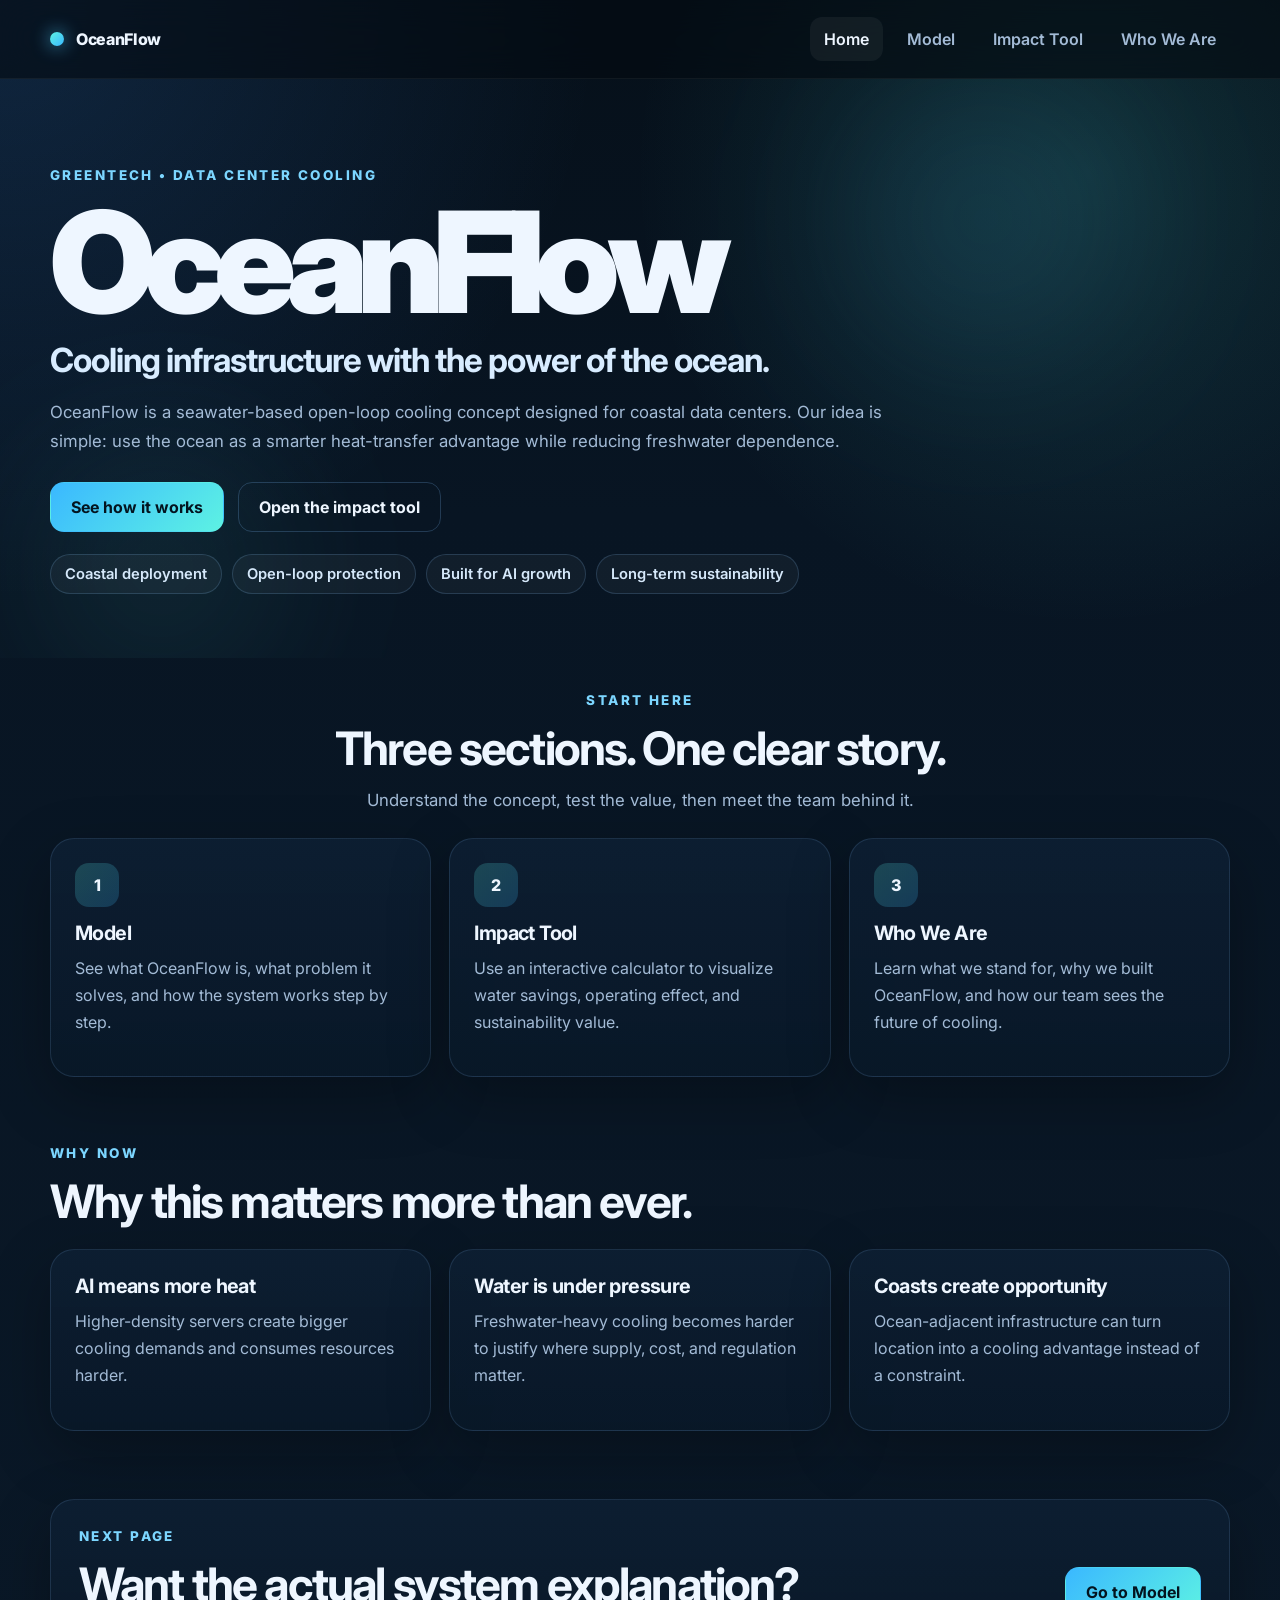
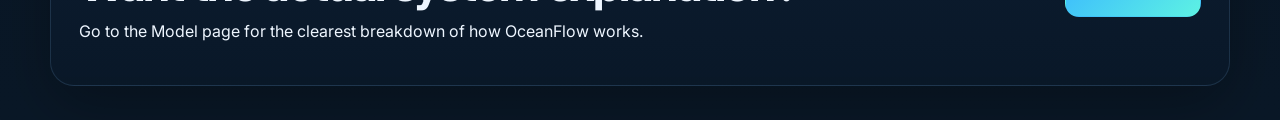
<file: index.html>
<!DOCTYPE html>
<html lang="en">
<head>
  <meta charset="UTF-8" />
  <meta name="viewport" content="width=device-width, initial-scale=1.0" />
  <title>OceanFlow | Cooling infrastructure with the power of the ocean</title>
  <meta name="description" content="OceanFlow is a seawater-based cooling concept for next-generation data centers." />
  <link rel="preconnect" href="https://fonts.googleapis.com">
  <link rel="preconnect" href="https://fonts.gstatic.com" crossorigin>
  <link href="https://fonts.googleapis.com/css2?family=Inter:wght@400;500;600;700;800;900&display=swap" rel="stylesheet">
  <link rel="stylesheet" href="styles.css" />
</head>
<body>
  <header class="site-header">
    <div class="container nav-wrap">
      <a href="index.html" class="brand">
        <span class="brand-mark"></span>
        <span>OceanFlow</span>
      </a>
      <button class="nav-toggle" id="navToggle" aria-label="Open menu">
        <span></span><span></span><span></span>
      </button>
      <nav class="nav-links" id="navLinks">
        <a href="index.html" class="active">Home</a>
        <a href="model.html">Model</a>
        <a href="impact.html">Impact Tool</a>
        <a href="about.html">Who We Are</a>
      </nav>
    </div>
  </header>

  <main>
    <section class="hero home-hero">
      <div class="container hero-grid single-focus">
        <div class="hero-copy reveal">
          <p class="eyebrow">GREENTECH • DATA CENTER COOLING</p>
          <h1 class="brand-headline">OceanFlow</h1>
          <p class="hero-subtitle">Cooling infrastructure with the power of the ocean.</p>
          <p class="hero-text">
            OceanFlow is a seawater-based open-loop cooling concept designed for coastal data centers.
            Our idea is simple: use the ocean as a smarter heat-transfer advantage while reducing freshwater dependence.
          </p>
          <div class="hero-actions">
            <a href="model.html" class="btn">See how it works</a>
            <a href="impact.html" class="btn btn-secondary">Open the impact tool</a>
          </div>
          <div class="hero-badges">
            <span>Coastal deployment</span>
            <span>Open-loop protection</span>
            <span>Built for AI growth</span>
            <span>Long-term sustainability</span>
          </div>
        </div>
      </div>
      <div class="hero-glow hero-glow-a"></div>
      <div class="hero-glow hero-glow-b"></div>
    </section>

    <section class="container section page-guide reveal">
      <div class="section-heading compact center">
        <p class="eyebrow">START HERE</p>
        <h2>Three sections. One clear story.</h2>
        <p class="section-lead">Understand the concept, test the value, then meet the team behind it.</p>
      </div>
      <div class="guide-grid">
        <a class="guide-card glass" href="model.html">
          <span class="guide-step">1</span>
          <h3>Model</h3>
          <p>See what OceanFlow is, what problem it solves, and how the system works step by step.</p>
        </a>
        <a class="guide-card glass" href="impact.html">
          <span class="guide-step">2</span>
          <h3>Impact Tool</h3>
          <p>Use an interactive calculator to visualize water savings, operating effect, and sustainability value.</p>
        </a>
        <a class="guide-card glass" href="about.html">
          <span class="guide-step">3</span>
          <h3>Who We Are</h3>
          <p>Learn what we stand for, why we built OceanFlow, and how our team sees the future of cooling.</p>
        </a>
      </div>
    </section>

    <section class="container section reveal">
      <div class="section-heading compact">
        <p class="eyebrow">WHY NOW</p>
        <h2>Why this matters more than ever.</h2>
      </div>
      <div class="grid-3 concise-grid">
        <article class="info-card glass">
          <h3>AI means more heat</h3>
          <p>Higher-density servers create bigger cooling demands and consumes resources harder.</p>
        </article>
        <article class="info-card glass">
          <h3>Water is under pressure</h3>
          <p>Freshwater-heavy cooling becomes harder to justify where supply, cost, and regulation matter.</p>
        </article>
        <article class="info-card glass">
          <h3>Coasts create opportunity</h3>
          <p>Ocean-adjacent infrastructure can turn location into a cooling advantage instead of a constraint.</p>
        </article>
      </div>
    </section>

    <section class="container section reveal">
      <div class="cta-band glass">
        <div>
          <p class="eyebrow">NEXT PAGE</p>
          <h2>Want the actual system explanation?</h2>
          <p>Go to the Model page for the clearest breakdown of how OceanFlow works.</p>
        </div>
        <a href="model.html" class="btn">Go to Model</a>
      </div>
    </section>
  </main>

  <script src="script.js"></script>
</body>
</html>
</file>
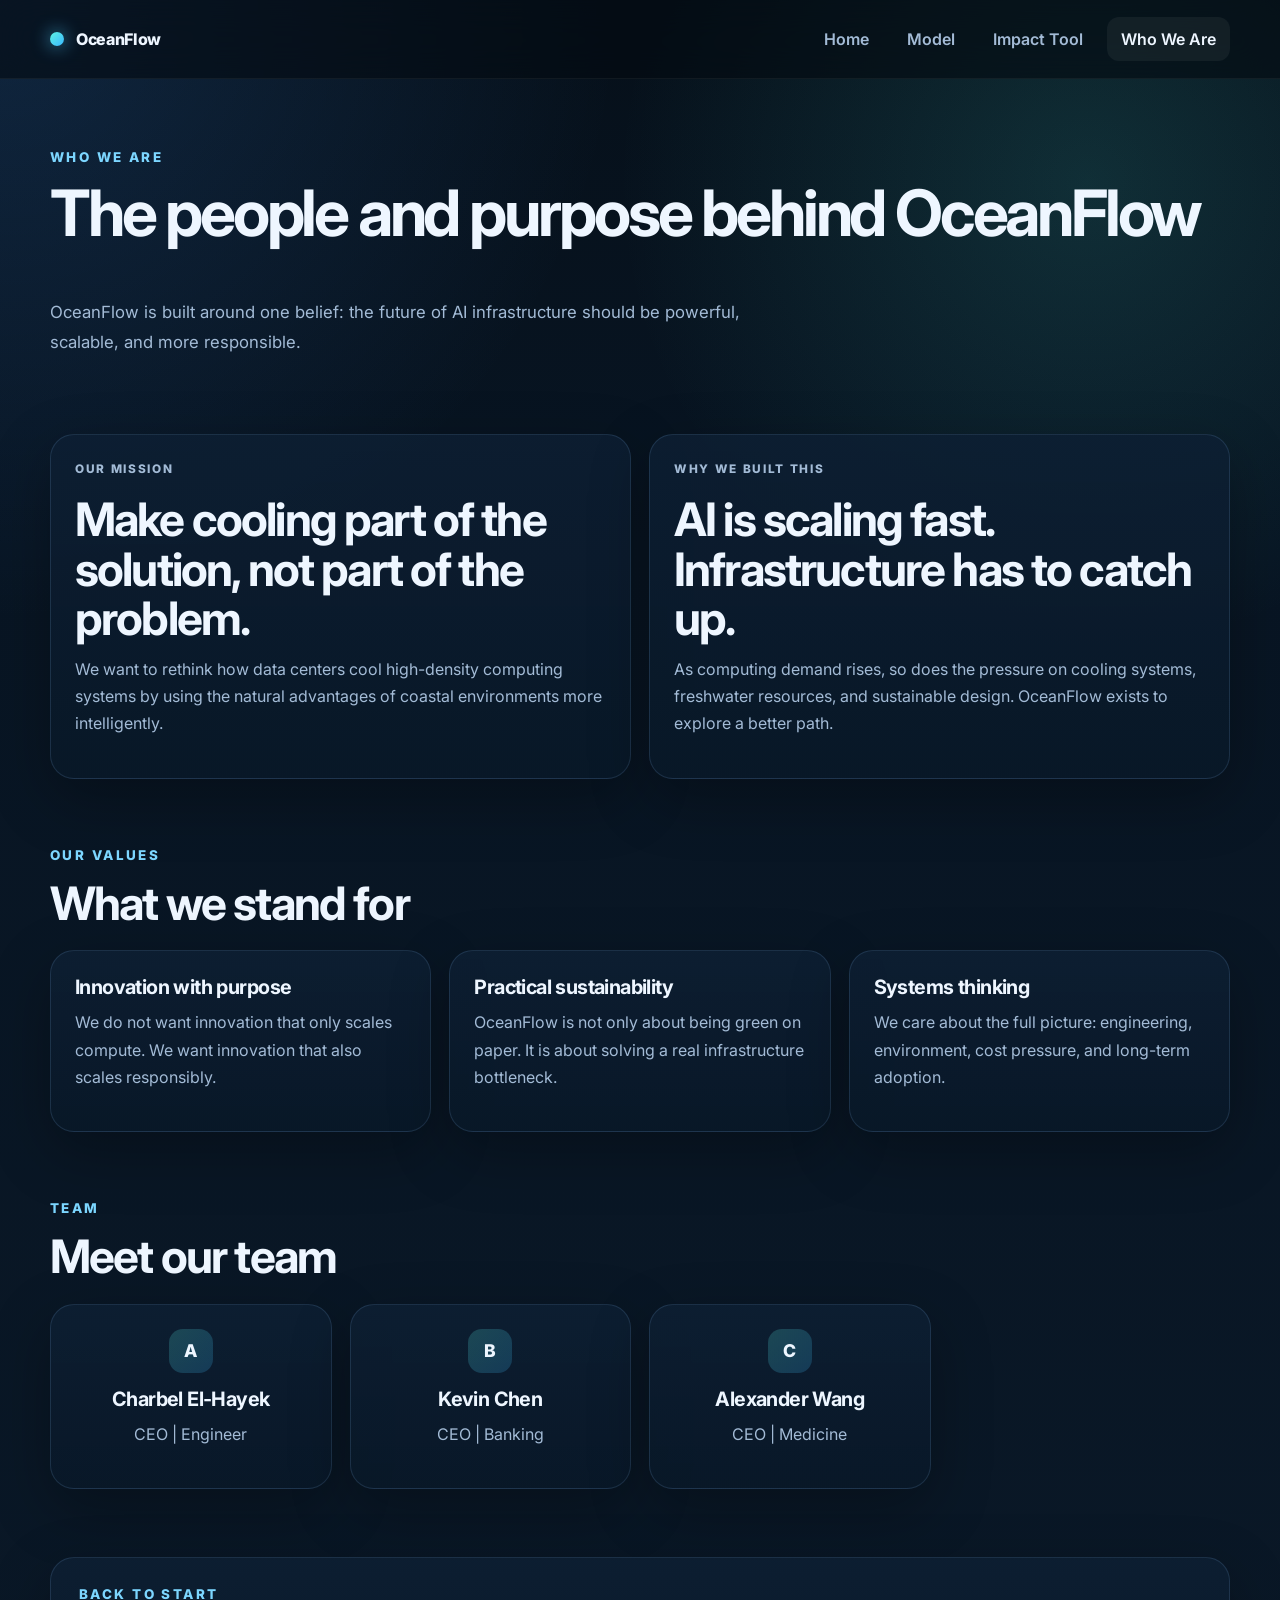
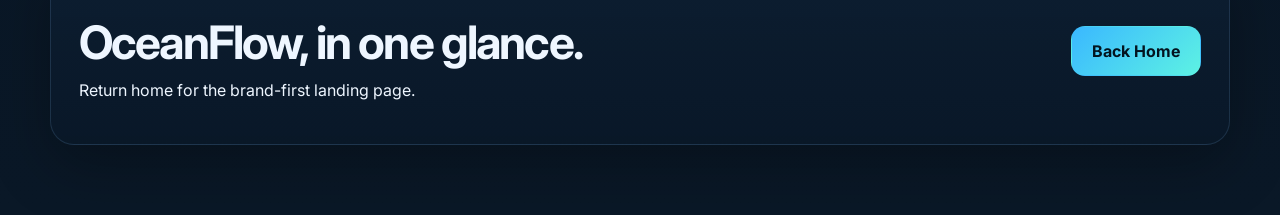
<file: about.html>
<!DOCTYPE html>
<html lang="en">
<head>
  <meta charset="UTF-8" />
  <meta name="viewport" content="width=device-width, initial-scale=1.0" />
  <title>OceanFlow | Who We Are</title>
  <link rel="preconnect" href="https://fonts.googleapis.com">
  <link rel="preconnect" href="https://fonts.gstatic.com" crossorigin>
  <link href="https://fonts.googleapis.com/css2?family=Inter:wght@400;500;600;700;800;900&display=swap" rel="stylesheet">
  <link rel="stylesheet" href="styles.css" />
</head>
<body>
  <header class="site-header">
    <div class="container nav-wrap">
      <a href="index.html" class="brand"><span class="brand-mark"></span><span>OceanFlow</span></a>
      <button class="nav-toggle" id="navToggle" aria-label="Open menu"><span></span><span></span><span></span></button>
      <nav class="nav-links" id="navLinks">
        <a href="index.html">Home</a>
        <a href="model.html">Model</a>
        <a href="impact.html">Impact Tool</a>
        <a href="about.html" class="active">Who We Are</a>
      </nav>
    </div>
  </header>

  <main class="page-main">
    <section class="page-hero shallow">
      <div class="container">
        <p class="eyebrow">WHO WE ARE</p>
        <h1>The people and purpose behind OceanFlow</h1>
        <p class="section-lead max-720">OceanFlow is built around one belief: the future of AI infrastructure should be powerful, scalable, and more responsible.</p>
      </div>
    </section>

    <section class="container section reveal">
      <div class="grid-2 about-grid">
        <article class="glass info-card">
          <p class="eyebrow small">OUR MISSION</p>
          <h2>Make cooling part of the solution, not part of the problem.</h2>
          <p>We want to rethink how data centers cool high-density computing systems by using the natural advantages of coastal environments more intelligently.</p>
        </article>
        <article class="glass info-card">
          <p class="eyebrow small">WHY WE BUILT THIS</p>
          <h2>AI is scaling fast. Infrastructure has to catch up.</h2>
          <p>As computing demand rises, so does the pressure on cooling systems, freshwater resources, and sustainable design. OceanFlow exists to explore a better path.</p>
        </article>
      </div>
    </section>

    <section class="container section reveal">
      <div class="section-heading compact">
        <p class="eyebrow">OUR VALUES</p>
        <h2>What we stand for</h2>
      </div>
      <div class="grid-3 concise-grid">
        <article class="info-card glass">
          <h3>Innovation with purpose</h3>
          <p>We do not want innovation that only scales compute. We want innovation that also scales responsibly.</p>
        </article>
        <article class="info-card glass">
          <h3>Practical sustainability</h3>
          <p>OceanFlow is not only about being green on paper. It is about solving a real infrastructure bottleneck.</p>
        </article>
        <article class="info-card glass">
          <h3>Systems thinking</h3>
          <p>We care about the full picture: engineering, environment, cost pressure, and long-term adoption.</p>
        </article>
      </div>
    </section>

    <section class="container section reveal">
      <div class="section-heading compact">
        <p class="eyebrow">TEAM</p>
        <h2>Meet our team</h2>
      </div>
      <div class="team-grid">
        <article class="team-card glass"><div class="avatar">A</div><h3>Charbel El-Hayek</h3><p>CEO | Engineer</p></article>
        <article class="team-card glass"><div class="avatar">B</div><h3>Kevin Chen</h3><p>CEO | Banking</p></article>
        <article class="team-card glass"><div class="avatar">C</div><h3>Alexander Wang</h3><p>CEO | Medicine</p></article>
      </div>
    </section>

    <section class="container section reveal">
      <div class="cta-band glass">
        <div>
          <p class="eyebrow">BACK TO START</p>
          <h2>OceanFlow, in one glance.</h2>
          <p>Return home for the brand-first landing page.</p>
        </div>
        <a href="index.html" class="btn">Back Home</a>
      </div>
    </section>
  </main>

  <script src="script.js"></script>
</body>
</html>
</file>
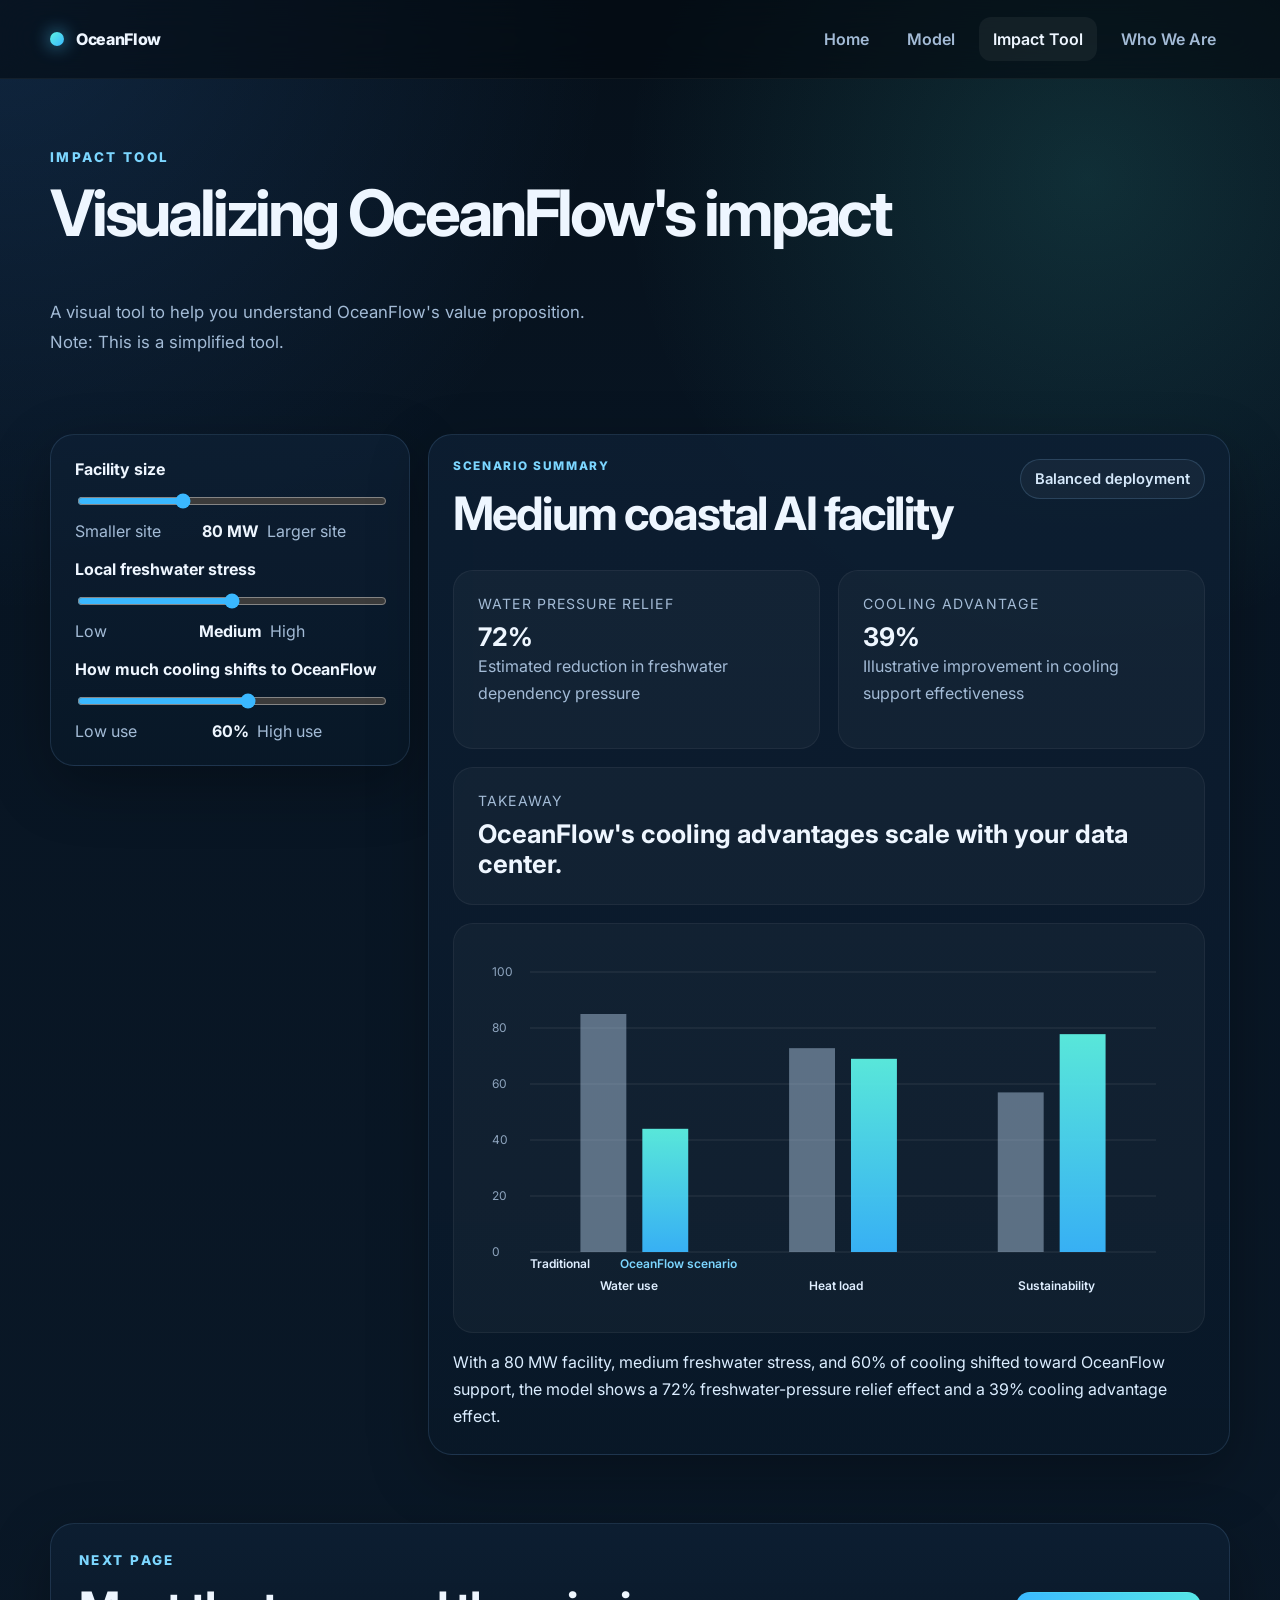
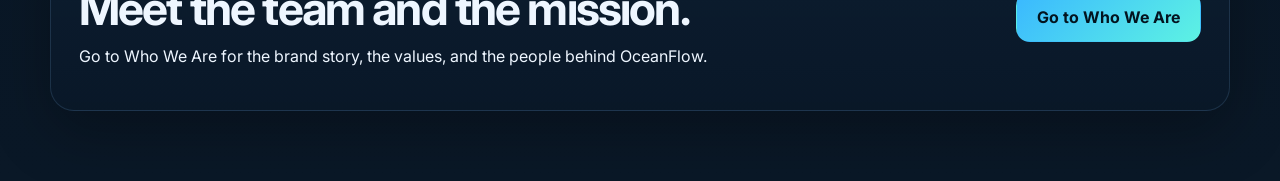
<file: impact.html>
<!DOCTYPE html>
<html lang="en">
<head>
  <meta charset="UTF-8" />
  <meta name="viewport" content="width=device-width, initial-scale=1.0" />
  <title>OceanFlow | Impact Tool</title>
  <link rel="preconnect" href="https://fonts.googleapis.com">
  <link rel="preconnect" href="https://fonts.gstatic.com" crossorigin>
  <link href="https://fonts.googleapis.com/css2?family=Inter:wght@400;500;600;700;800;900&display=swap" rel="stylesheet">
  <link rel="stylesheet" href="styles.css" />
</head>
<body>
  <header class="site-header">
    <div class="container nav-wrap">
      <a href="index.html" class="brand"><span class="brand-mark"></span><span>OceanFlow</span></a>
      <button class="nav-toggle" id="navToggle" aria-label="Open menu"><span></span><span></span><span></span></button>
      <nav class="nav-links" id="navLinks">
        <a href="index.html">Home</a>
        <a href="model.html">Model</a>
        <a href="impact.html" class="active">Impact Tool</a>
        <a href="about.html">Who We Are</a>
      </nav>
    </div>
  </header>

  <main class="page-main">
    <section class="page-hero shallow">
      <div class="container">
        <p class="eyebrow">IMPACT TOOL</p>
        <h1>Visualizing OceanFlow's impact</h1>
        <p class="section-lead max-720">A visual tool to help you understand OceanFlow's value proposition. <br>Note: This is a simplified tool.</p>
      </div>
    </section>

    <section class="container section reveal">
      <div class="impact-layout">
        <div class="impact-controls glass">
          <div class="control-block">
            <label for="facilitySize">Facility size</label>
            <input type="range" id="facilitySize" min="20" max="200" value="80" step="10">
            <div class="control-meta"><span>Smaller site</span><strong id="facilitySizeValue">80 MW</strong><span>Larger site</span></div>
          </div>
          <div class="control-block">
            <label for="waterStress">Local freshwater stress</label>
            <input type="range" id="waterStress" min="1" max="5" value="3" step="1">
            <div class="control-meta"><span>Low</span><strong id="waterStressValue">Medium</strong><span>High</span></div>
          </div>
          <div class="control-block">
            <label for="coolingShift">How much cooling shifts to OceanFlow</label>
            <input type="range" id="coolingShift" min="10" max="100" value="60" step="5">
            <div class="control-meta"><span>Low use</span><strong id="coolingShiftValue">60%</strong><span>High use</span></div>
          </div>
        </div>

        <div class="impact-results glass">
          <div class="results-top">
            <div>
              <p class="eyebrow small">SCENARIO SUMMARY</p>
              <h2 id="scenarioTitle">Medium coastal AI facility</h2>
            </div>
            <div class="mini-badge" id="scenarioBadge">Balanced deployment</div>
          </div>

          <div class="metrics-grid">
            <div class="metric-card">
              <span class="metric-label">Water pressure relief</span>
              <strong id="waterRelief">52%</strong>
              <p>Estimated reduction in freshwater dependency pressure</p>
            </div>
            <div class="metric-card">
              <span class="metric-label">Cooling advantage</span>
              <strong id="coolingAdvantage">34%</strong>
              <p>Illustrative improvement in cooling support effectiveness</p>
            </div>
            <div class="metric-card wide">
              <span class="metric-label">Takeaway</span>
              <strong id="takeawayText">OceanFlow looks most valuable where facility demand is meaningful and freshwater pressure is real.</strong>
            </div>
          </div>

          <div class="chart-card">
            <canvas id="impactChart" width="900" height="420" aria-label="Impact comparison chart"></canvas>
          </div>

          <div class="result-explainer" id="resultExplainer">
            In this scenario, OceanFlow creates the biggest story through reduced freshwater dependence while also improving the cooling profile of a larger AI facility.
          </div>
        </div>
      </div>
    </section>

    <section class="container section reveal">
      <div class="cta-band glass">
        <div>
          <p class="eyebrow">NEXT PAGE</p>
          <h2>Meet the team and the mission.</h2>
          <p>Go to Who We Are for the brand story, the values, and the people behind OceanFlow.</p>
        </div>
        <a href="about.html" class="btn">Go to Who We Are</a>
      </div>
    </section>
  </main>

  <script src="script.js"></script>
</body>
</html>
</file>
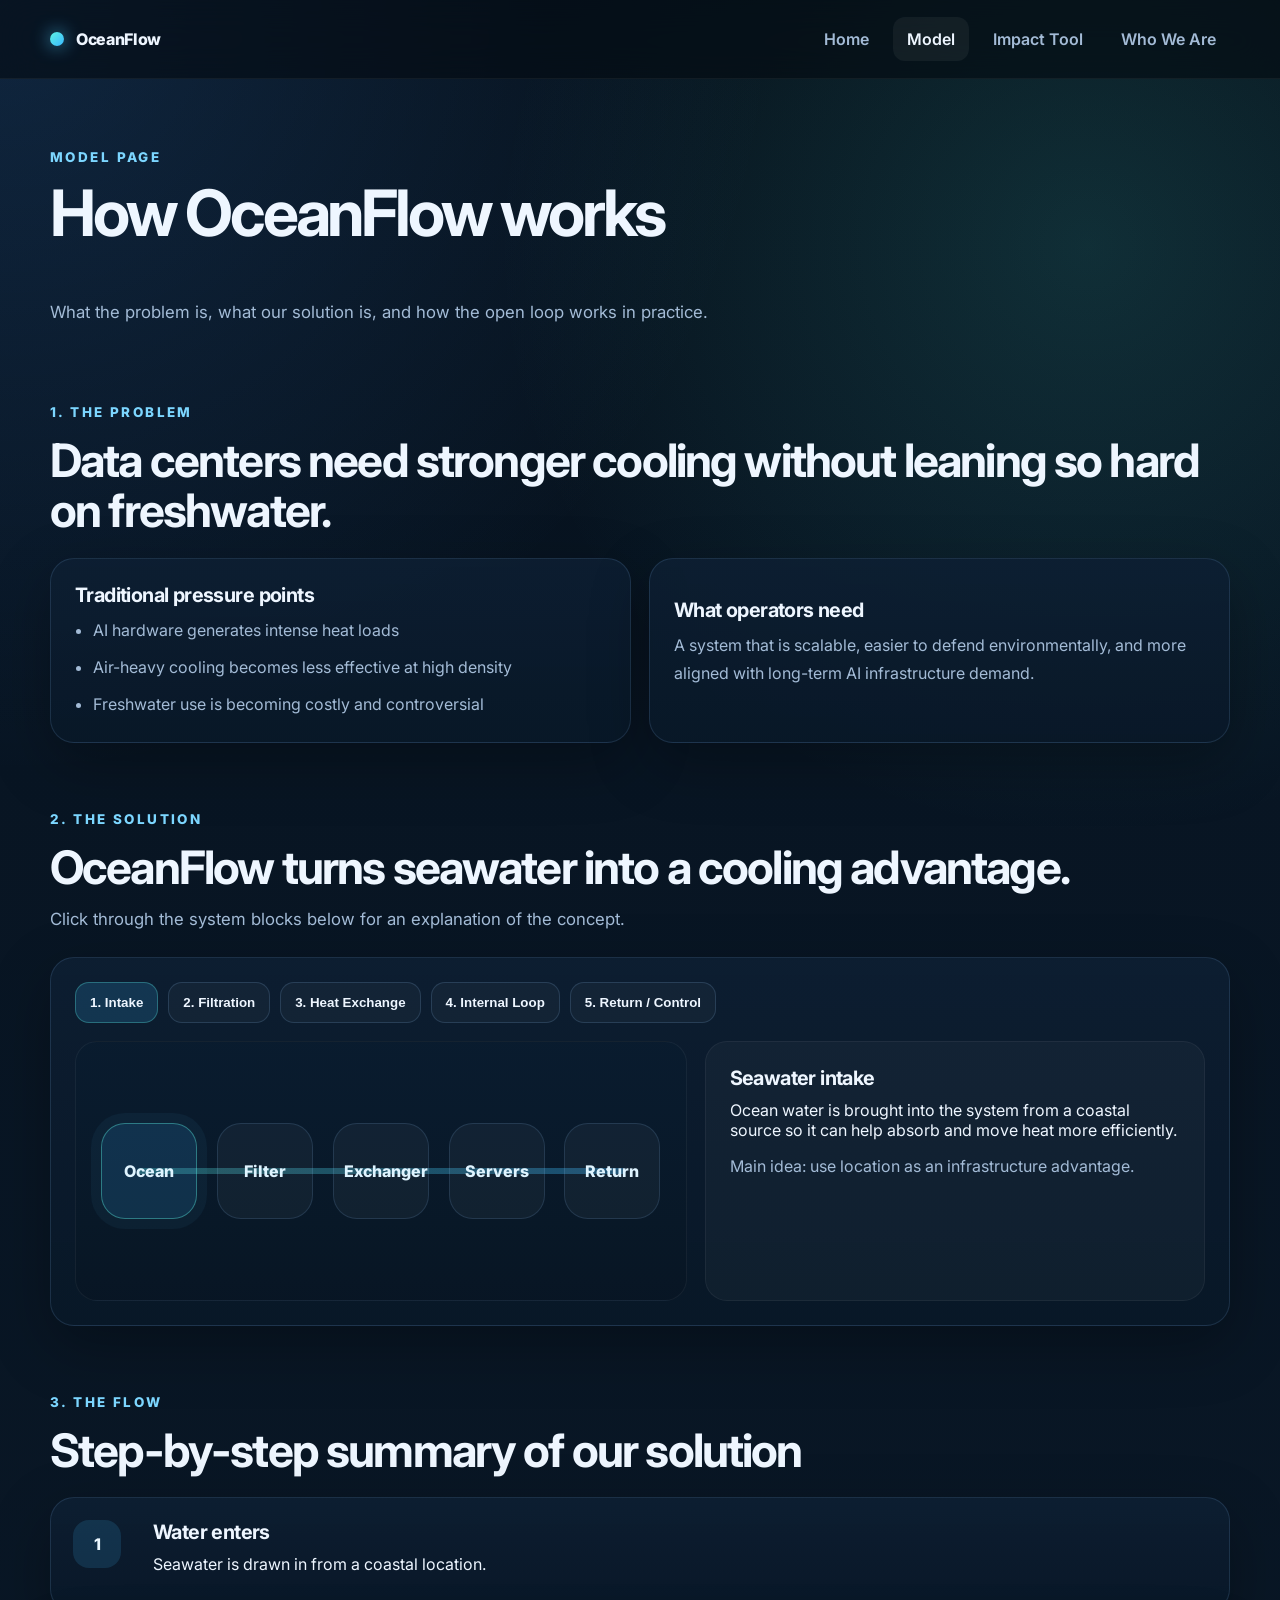
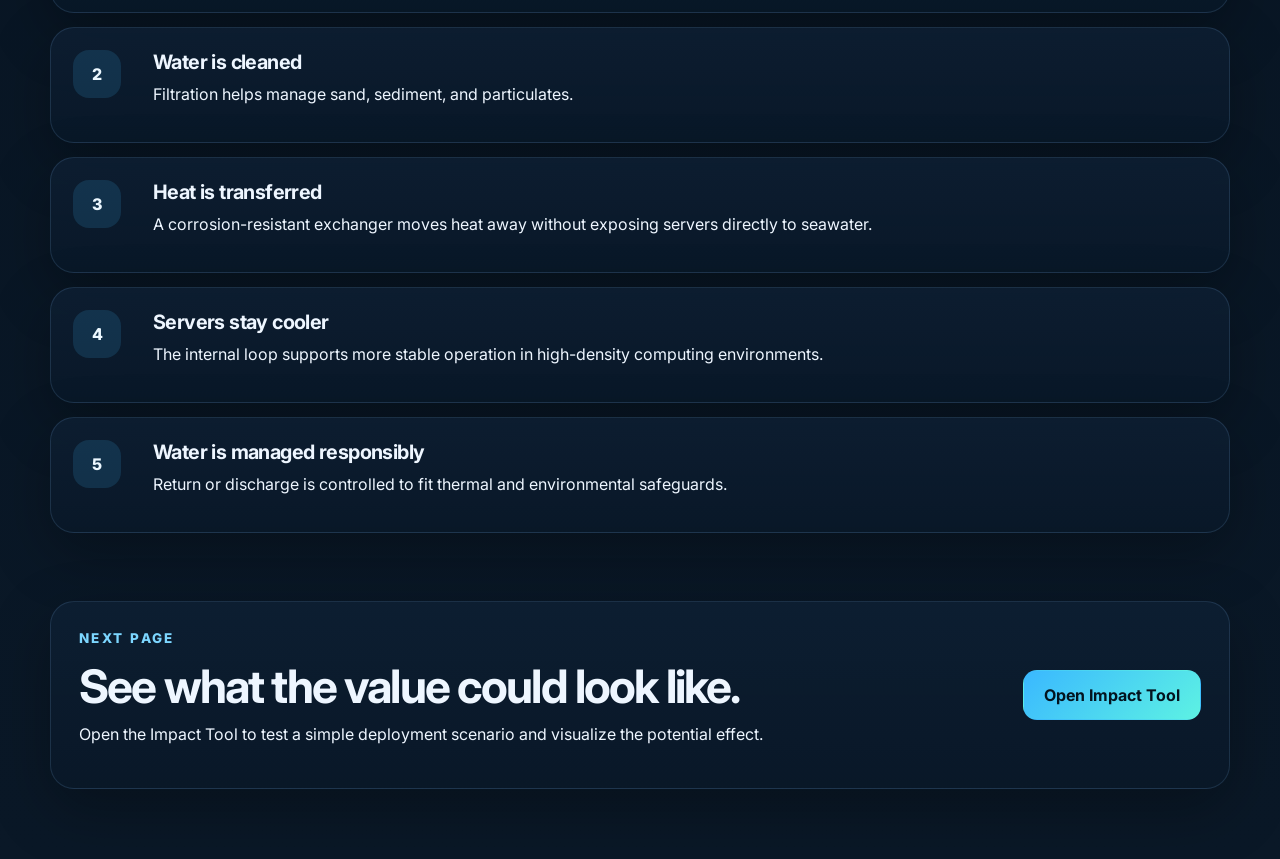
<file: model.html>
<!DOCTYPE html>
<html lang="en">
<head>
  <meta charset="UTF-8" />
  <meta name="viewport" content="width=device-width, initial-scale=1.0" />
  <title>OceanFlow | Model</title>
  <link rel="preconnect" href="https://fonts.googleapis.com">
  <link rel="preconnect" href="https://fonts.gstatic.com" crossorigin>
  <link href="https://fonts.googleapis.com/css2?family=Inter:wght@400;500;600;700;800;900&display=swap" rel="stylesheet">
  <link rel="stylesheet" href="styles.css" />
</head>
<body>
  <header class="site-header">
    <div class="container nav-wrap">
      <a href="index.html" class="brand"><span class="brand-mark"></span><span>OceanFlow</span></a>
      <button class="nav-toggle" id="navToggle" aria-label="Open menu"><span></span><span></span><span></span></button>
      <nav class="nav-links" id="navLinks">
        <a href="index.html">Home</a>
        <a href="model.html" class="active">Model</a>
        <a href="impact.html">Impact Tool</a>
        <a href="about.html">Who We Are</a>
      </nav>
    </div>
  </header>

  <main class="page-main">
    <section class="page-hero shallow">
      <div class="container">
        <p class="eyebrow">MODEL PAGE</p>
        <h1>How OceanFlow works</h1>
        <p class="section-lead max-720">What the problem is, what our solution is, and how the open loop works in practice.</p>
      </div>
    </section>

    <section class="container section reveal">
      <div class="section-heading compact">
        <p class="eyebrow">1. THE PROBLEM</p>
        <h2>Data centers need stronger cooling without leaning so hard on freshwater.</h2>
      </div>
      <div class="grid-2 problem-grid">
        <article class="info-card glass">
          <h3>Traditional pressure points</h3>
          <ul class="clean-list">
            <li>AI hardware generates intense heat loads</li>
            <li>Air-heavy cooling becomes less effective at high density</li>
            <li>Freshwater use is becoming costly and controversial</li>
          </ul>
        </article>
        <article class="info-card glass emphasis-card">
          <h3>What operators need</h3>
          <p>A system that is scalable, easier to defend environmentally, and more aligned with long-term AI infrastructure demand.</p>
        </article>
      </div>
    </section>

    <section class="container section reveal">
      <div class="section-heading compact">
        <p class="eyebrow">2. THE SOLUTION</p>
        <h2>OceanFlow turns seawater into a cooling advantage.</h2>
        <p class="section-lead">Click through the system blocks below for an explanation of the concept.</p>
      </div>

      <div class="interactive-system glass">
        <div class="system-buttons" id="systemButtons">
          <button class="sys-btn active" data-system="intake">1. Intake</button>
          <button class="sys-btn" data-system="filter">2. Filtration</button>
          <button class="sys-btn" data-system="exchange">3. Heat Exchange</button>
          <button class="sys-btn" data-system="loop">4. Internal Loop</button>
          <button class="sys-btn" data-system="return">5. Return / Control</button>
        </div>
        <div class="system-display">
          <div class="system-visual" id="systemVisual">
            <div class="visual-track"></div>
            <div class="visual-node active" data-system="intake">Ocean</div>
            <div class="visual-node" data-system="filter">Filter</div>
            <div class="visual-node" data-system="exchange">Exchanger</div>
            <div class="visual-node" data-system="loop">Servers</div>
            <div class="visual-node" data-system="return">Return</div>
          </div>
          <div class="system-copy" id="systemCopy">
            <h3>Seawater intake</h3>
            <p>Ocean water is brought into the system from a coastal source so it can help absorb and move heat more efficiently.</p>
            <p class="muted">Main idea: use location as an infrastructure advantage.</p>
          </div>
        </div>
      </div>
    </section>

    <section class="container section reveal">
      <div class="section-heading compact">
        <p class="eyebrow">3. THE FLOW</p>
        <h2>Step-by-step summary of our solution</h2>
      </div>
      <div class="timeline clean-timeline">
        <div class="timeline-item glass"><div class="timeline-step">1</div><div><h3>Water enters</h3><p>Seawater is drawn in from a coastal location.</p></div></div>
        <div class="timeline-item glass"><div class="timeline-step">2</div><div><h3>Water is cleaned</h3><p>Filtration helps manage sand, sediment, and particulates.</p></div></div>
        <div class="timeline-item glass"><div class="timeline-step">3</div><div><h3>Heat is transferred</h3><p>A corrosion-resistant exchanger moves heat away without exposing servers directly to seawater.</p></div></div>
        <div class="timeline-item glass"><div class="timeline-step">4</div><div><h3>Servers stay cooler</h3><p>The internal loop supports more stable operation in high-density computing environments.</p></div></div>
        <div class="timeline-item glass"><div class="timeline-step">5</div><div><h3>Water is managed responsibly</h3><p>Return or discharge is controlled to fit thermal and environmental safeguards.</p></div></div>
      </div>
    </section>

    <section class="container section reveal">
      <div class="cta-band glass">
        <div>
          <p class="eyebrow">NEXT PAGE</p>
          <h2>See what the value could look like.</h2>
          <p>Open the Impact Tool to test a simple deployment scenario and visualize the potential effect.</p>
        </div>
        <a href="impact.html" class="btn">Open Impact Tool</a>
      </div>
    </section>
  </main>

  <script src="script.js"></script>
</body>
</html>
</file>
<file: styles.css>
:root {
  --bg: #07111d;
  --bg-2: #0c1d30;
  --card: rgba(10, 25, 42, 0.78);
  --card-2: rgba(13, 33, 55, 0.9);
  --line: rgba(145, 200, 255, 0.14);
  --text: #eef6ff;
  --muted: #a3bbd6;
  --blue: #7cd6ff;
  --blue-strong: #3ab8ff;
  --cyan: #5df2e3;
  --shadow: 0 20px 60px rgba(0,0,0,.28);
  --radius: 24px;
  --radius-sm: 18px;
  --max: 1180px;
}

* { box-sizing: border-box; }
html { scroll-behavior: smooth; }
body {
  margin: 0;
  font-family: 'Inter', sans-serif;
  color: var(--text);
  background:
    radial-gradient(circle at top left, rgba(65, 151, 255, 0.16), transparent 28%),
    radial-gradient(circle at 85% 10%, rgba(74, 223, 211, 0.14), transparent 24%),
    linear-gradient(180deg, #06101a 0%, #081523 30%, #0a1827 100%);
  min-height: 100vh;
}

a { color: inherit; text-decoration: none; }
canvas { display: block; max-width: 100%; }
.container { width: min(var(--max), calc(100% - 32px)); margin: 0 auto; }
.page-main { padding-bottom: 36px; }

.site-header {
  position: sticky;
  top: 0;
  z-index: 20;
  backdrop-filter: blur(18px);
  background: rgba(4, 11, 18, 0.6);
  border-bottom: 1px solid rgba(255,255,255,.05);
}
.nav-wrap {
  min-height: 78px;
  display: flex;
  align-items: center;
  justify-content: space-between;
  gap: 20px;
}
.brand {
  display: inline-flex;
  align-items: center;
  gap: 12px;
  font-weight: 800;
  letter-spacing: -.02em;
}
.brand-mark {
  width: 14px;
  height: 14px;
  border-radius: 999px;
  background: linear-gradient(135deg, var(--cyan), var(--blue-strong));
  box-shadow: 0 0 18px rgba(78, 201, 255, 0.8);
}
.nav-links {
  display: flex;
  align-items: center;
  gap: 10px;
}
.nav-links a {
  padding: 12px 14px;
  border-radius: 12px;
  color: var(--muted);
  font-weight: 600;
  transition: .2s ease;
}
.nav-links a:hover, .nav-links a.active {
  color: var(--text);
  background: rgba(255,255,255,.05);
}
.nav-toggle {
  display: none;
  background: transparent;
  border: 0;
  width: 46px;
  height: 46px;
}
.nav-toggle span {
  display: block;
  width: 22px;
  height: 2px;
  background: #fff;
  margin: 5px auto;
  border-radius: 999px;
}

.hero, .page-hero {
  position: relative;
  overflow: hidden;
}
.home-hero {
  padding: 88px 0 64px;
}
.page-hero.shallow {
  padding: 70px 0 26px;
}
.hero-grid {
  display: grid;
  gap: 28px;
}
.single-focus { grid-template-columns: 1fr; }
.hero-copy { position: relative; z-index: 1; max-width: 860px; }
.eyebrow {
  margin: 0 0 16px;
  color: var(--blue);
  font-size: .84rem;
  font-weight: 800;
  letter-spacing: .18em;
  text-transform: uppercase;
}
.eyebrow.small { font-size: .74rem; letter-spacing: .14em; }
.brand-headline {
  margin: 0;
  font-size: clamp(4.4rem, 12vw, 8.8rem);
  line-height: .9;
  letter-spacing: -.08em;
  font-weight: 900;
}
.hero-subtitle {
  margin: 14px 0 18px;
  font-size: clamp(1.2rem, 2.6vw, 2.1rem);
  color: #d8ecff;
  letter-spacing: -.03em;
  font-weight: 700;
}
.hero-text, .section-lead {
  color: var(--muted);
  font-size: 1.05rem;
  line-height: 1.75;
}
.max-720 { max-width: 720px; }
.hero-actions {
  display: flex;
  flex-wrap: wrap;
  gap: 14px;
  margin-top: 26px;
}
.hero-badges {
  display: flex;
  flex-wrap: wrap;
  gap: 10px;
  margin-top: 22px;
}
.hero-badges span, .mini-badge {
  border: 1px solid rgba(138, 198, 255, .18);
  background: rgba(255,255,255,.04);
  color: #d5e8fa;
  padding: 10px 14px;
  border-radius: 999px;
  font-size: .92rem;
  font-weight: 600;
}
.hero-glow {
  position: absolute;
  border-radius: 999px;
  filter: blur(90px);
  opacity: .7;
}
.hero-glow-a {
  width: 280px; height: 280px; right: 12%; top: 0;
  background: rgba(81, 204, 255, 0.18);
}
.hero-glow-b {
  width: 220px; height: 220px; left: 4%; bottom: -20px;
  background: rgba(93, 242, 227, 0.16);
}

h1, h2, h3, h4, p { margin-top: 0; }
h1 { font-size: clamp(2.6rem, 5vw, 4.8rem); line-height: 1; letter-spacing: -.05em; }
h2 { font-size: clamp(2rem, 3.6vw, 3.2rem); line-height: 1.08; letter-spacing: -.04em; margin-bottom: 12px; }
h3 { font-size: 1.24rem; letter-spacing: -.03em; margin-bottom: 10px; }

.section { padding: 34px 0; }
.section-heading.compact { margin-bottom: 22px; }
.section-heading.center { text-align: center; }

.glass {
  background: linear-gradient(180deg, rgba(13, 31, 51, 0.86), rgba(9, 24, 40, 0.9));
  border: 1px solid var(--line);
  border-radius: var(--radius);
  box-shadow: var(--shadow);
}

.guide-grid, .grid-3, .team-grid, .metrics-grid {
  display: grid;
  gap: 18px;
}
.guide-grid, .grid-3, .team-grid { grid-template-columns: repeat(3, minmax(0, 1fr)); }
.grid-2, .impact-layout, .system-display { display: grid; gap: 18px; }
.grid-2 { grid-template-columns: repeat(2, minmax(0, 1fr)); }
.impact-layout { grid-template-columns: 360px 1fr; align-items: start; }
.metrics-grid { grid-template-columns: repeat(2, minmax(0, 1fr)); margin-top: 20px; }
.metric-card.wide { grid-column: 1 / -1; }

.guide-card, .info-card, .team-card, .metric-card, .legend-box, .chart-card, .one-line-card {
  padding: 24px;
}
.guide-card { transition: transform .18s ease, border-color .18s ease; }
.guide-card:hover { transform: translateY(-4px); border-color: rgba(119,199,255,.32); }
.guide-step, .avatar {
  width: 44px; height: 44px;
  border-radius: 14px;
  display: grid; place-items: center;
  background: linear-gradient(135deg, rgba(93,242,227,.2), rgba(58,184,255,.2));
  color: var(--text);
  font-weight: 800;
  margin-bottom: 14px;
}
.avatar { font-size: 1.1rem; }

.concise-grid p, .guide-card p, .metric-card p, .info-card p, .team-card p, .legend-box p, .clean-list li {
  color: var(--muted);
  line-height: 1.7;
}
.one-line-card p { font-size: 1.24rem; line-height: 1.7; color: #d9edff; margin-bottom: 0; }

.btn {
  display: inline-flex;
  align-items: center;
  justify-content: center;
  padding: 14px 20px;
  border-radius: 14px;
  font-weight: 700;
  border: 1px solid transparent;
  background: linear-gradient(135deg, var(--blue-strong), var(--cyan));
  color: #03141f;
}
.btn-secondary {
  background: transparent;
  color: var(--text);
  border-color: rgba(130, 193, 255, .22);
}

.cta-band {
  padding: 28px;
  display: flex;
  align-items: center;
  justify-content: space-between;
  gap: 20px;
}

.problem-grid .emphasis-card { display: flex; flex-direction: column; justify-content: center; }
.clean-list { margin: 0; padding-left: 18px; }
.clean-list li + li { margin-top: 10px; }

.interactive-system { padding: 24px; }
.system-buttons {
  display: flex;
  flex-wrap: wrap;
  gap: 10px;
  margin-bottom: 18px;
}
.sys-btn {
  padding: 12px 14px;
  border-radius: 14px;
  border: 1px solid rgba(148, 202, 255, 0.16);
  background: rgba(255,255,255,.03);
  color: var(--text);
  font-weight: 700;
  cursor: pointer;
}
.sys-btn.active { background: rgba(60, 184, 255, 0.16); border-color: rgba(93, 242, 227, 0.3); }
.system-display { grid-template-columns: 1.1fr .9fr; }
.system-visual {
  position: relative;
  min-height: 260px;
  border-radius: 22px;
  padding: 30px;
  background: linear-gradient(180deg, rgba(10, 28, 47, 0.84), rgba(8, 22, 36, 0.84));
  border: 1px solid rgba(255,255,255,.05);
}
.visual-track {
  position: absolute;
  left: 10%; right: 10%; top: 50%; height: 6px;
  border-radius: 999px;
  transform: translateY(-50%);
  background: linear-gradient(90deg, rgba(93,242,227,.28), rgba(58,184,255,.34));
}
.visual-node {
  position: absolute;
  top: 50%; transform: translate(-50%, -50%) scale(1);
  width: 96px; height: 96px; border-radius: 24px;
  display: grid; place-items: center;
  text-align: center;
  padding: 10px;
  background: rgba(255,255,255,.04);
  border: 1px solid rgba(140,198,255,.14);
  color: #dff4ff;
  font-weight: 800;
  transition: .18s ease;
}
.visual-node.active {
  background: rgba(62, 182, 255, 0.16);
  border-color: rgba(93, 242, 227, 0.38);
  box-shadow: 0 0 0 10px rgba(90, 190, 255, 0.05);
}
.visual-node[data-system="intake"] { left: 12%; }
.visual-node[data-system="filter"] { left: 31%; }
.visual-node[data-system="exchange"] { left: 50%; }
.visual-node[data-system="loop"] { left: 69%; }
.visual-node[data-system="return"] { left: 88%; }
.system-copy {
  padding: 24px;
  border-radius: 22px;
  background: rgba(255,255,255,.03);
  border: 1px solid rgba(255,255,255,.05);
}
.muted { color: var(--muted); }

.timeline { display: grid; gap: 14px; }
.timeline-item {
  padding: 22px;
  display: grid;
  grid-template-columns: 64px 1fr;
  gap: 16px;
  align-items: start;
}
.timeline-step {
  width: 48px; height: 48px; border-radius: 16px;
  display: grid; place-items: center;
  background: rgba(65, 193, 255, .14);
  color: #ecf8ff;
  font-weight: 800;
}

.impact-controls, .impact-results { padding: 24px; }
.control-block + .control-block { margin-top: 18px; }
.control-block label {
  display: block;
  margin-bottom: 12px;
  font-weight: 700;
}
input[type="range"] {
  width: 100%;
  accent-color: var(--blue-strong);
}
.control-meta {
  display: grid;
  grid-template-columns: 1fr auto 1fr;
  margin-top: 8px;
  align-items: center;
  color: var(--muted);
  gap: 8px;
}
.control-meta strong { color: var(--text); }
.legend-box { margin-top: 20px; }
.results-top {
  display: flex;
  align-items: flex-start;
  justify-content: space-between;
  gap: 12px;
}
.metric-card {
  background: rgba(255,255,255,.03);
  border: 1px solid rgba(255,255,255,.05);
  border-radius: 20px;
}
.metric-label {
  display: block;
  color: var(--muted);
  font-size: .88rem;
  margin-bottom: 10px;
  text-transform: uppercase;
  letter-spacing: .08em;
}
.metric-card strong {
  display: block;
  font-size: clamp(1.5rem, 2vw, 2rem);
  line-height: 1.2;
}
.chart-card {
  margin-top: 18px;
  background: rgba(255,255,255,.03);
  border: 1px solid rgba(255,255,255,.05);
  border-radius: 20px;
}
.result-explainer {
  margin-top: 16px;
  color: #dbedff;
  line-height: 1.7;
}

.team-grid { grid-template-columns: repeat(4, minmax(0, 1fr)); }
.team-card { text-align: center; }
.team-card .avatar { margin-inline: auto; }

.reveal {
  opacity: 0;
  transform: translateY(18px);
  transition: opacity .5s ease, transform .5s ease;
}
.reveal.visible {
  opacity: 1;
  transform: translateY(0);
}

@media (max-width: 980px) {
  .guide-grid, .grid-3, .grid-2, .impact-layout, .system-display, .team-grid { grid-template-columns: 1fr; }
  .metrics-grid { grid-template-columns: 1fr; }
  .cta-band, .results-top { flex-direction: column; align-items: flex-start; }
  .system-visual { min-height: 340px; }
  .visual-track { left: 50%; top: 12%; bottom: 12%; right: auto; width: 6px; height: auto; transform: translateX(-50%); }
  .visual-node { left: 50% !important; width: 110px; height: 70px; }
  .visual-node[data-system="intake"] { top: 12%; }
  .visual-node[data-system="filter"] { top: 30%; }
  .visual-node[data-system="exchange"] { top: 48%; }
  .visual-node[data-system="loop"] { top: 66%; }
  .visual-node[data-system="return"] { top: 84%; }
}

@media (max-width: 760px) {
  .nav-toggle { display: block; }
  .nav-links {
    position: absolute;
    top: 78px;
    left: 16px;
    right: 16px;
    display: none;
    flex-direction: column;
    align-items: stretch;
    padding: 14px;
    border-radius: 20px;
    background: rgba(5, 12, 20, 0.96);
    border: 1px solid rgba(255,255,255,.06);
  }
  .nav-links.open { display: flex; }
  .nav-links a { width: 100%; }
  .brand-headline { font-size: clamp(3.8rem, 18vw, 6rem); }
  .home-hero { padding-top: 72px; }
  .guide-card, .info-card, .team-card, .metric-card, .legend-box, .chart-card, .one-line-card, .interactive-system, .impact-controls, .impact-results { padding: 20px; }
}
</file>
